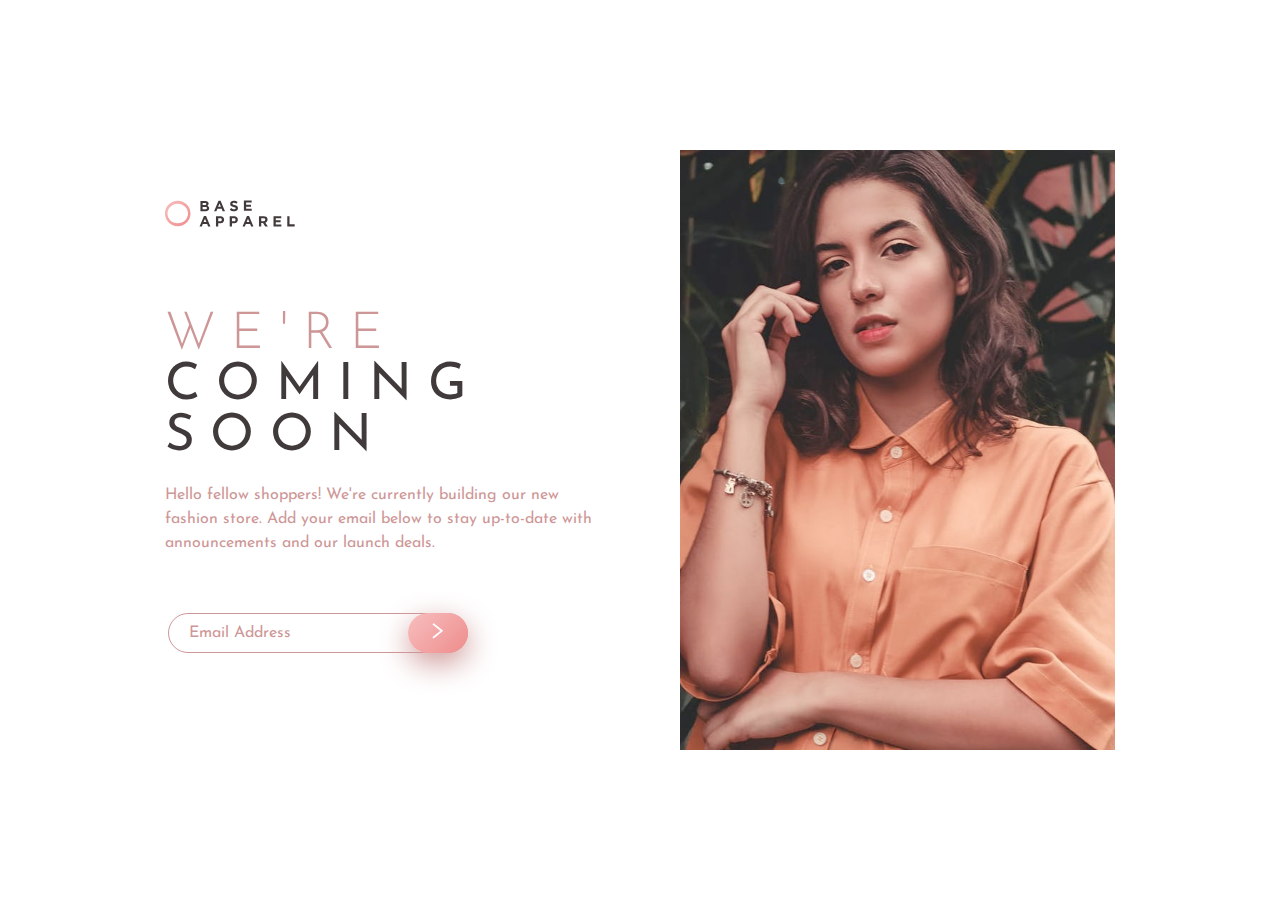
<file: index.html>
<!DOCTYPE html>
<html lang="en">
  <head>
    <meta charset="UTF-8" />
    <!-- Displays site properly based on user's device -->
    <meta name="viewport" content="width=device-width, initial-scale=1.0" />
    <!-- Josefin Font import from Google Fonts -->
    <link rel="preconnect" href="https://fonts.googleapis.com" />
    <link rel="preconnect" href="https://fonts.gstatic.com" crossorigin />
    <link
      href="https://fonts.googleapis.com/css2?family=Josefin+Sans:wght@300;400;600&display=swap"
      rel="stylesheet"
    />
    <script src="script.js" defer></script>
    <link rel="stylesheet" href="style.css" type="text/css" />
    <link
      rel="icon"
      type="image/png"
      sizes="32x32"
      href="./images/favicon-32x32.png"
    />

    <title>Frontend Mentor | Base Apparel coming soon page</title>
  </head>
  <body>
    <!-- Main Wrapper -->
    <div class="wrapper">
      <!-- Logo -->
      <img class="logo" src="images/logo.svg" alt="BASE APPAREL logo" />
      <!-- Hero -->
      <div class="hero">
        <picture>
          <source media="(max-width: 599px)" srcset="images/hero-mobile.jpg" />
          <source
            media="(min-width: 1000px)"
            srcset="images/hero-desktop.jpg"
          />
          <img
            src="images/hero-mobile.jpg"
            class="hero-image"
            alt="A pretty cute creature!"
          />
        </picture>
      </div>
      <!-- Content Wrapper -->
      <div class="content-wrapper">
        <div class="header">We're <span>coming soon </span></div>
        <div class="content">
          Hello fellow shoppers! We're currently building our new fashion store.
          Add your email below to stay up-to-date with announcements and our
          launch deals.
        </div>
      </div>
      <!-- Email Input -->
      <div class="email">
        <form action="#" method="POST">
          <input
            name="email"
            type="email"
            id="email-address"
            placeholder="Email Address"
            required
          />
          <button type="submit" class="submit-btn">
            <img
              src="images/icon-arrow.svg"
              alt="Greather than sign style button"
            />
          </button>
          <img
            src="images/icon-error.svg"
            class="exclamation-mark hidden"
            alt="Exclamation mark"
          />
          <div class="error-message hidden">please provide a valid email</div>
        </form>
      </div>
    </div>
  </body>
</html>
</file>
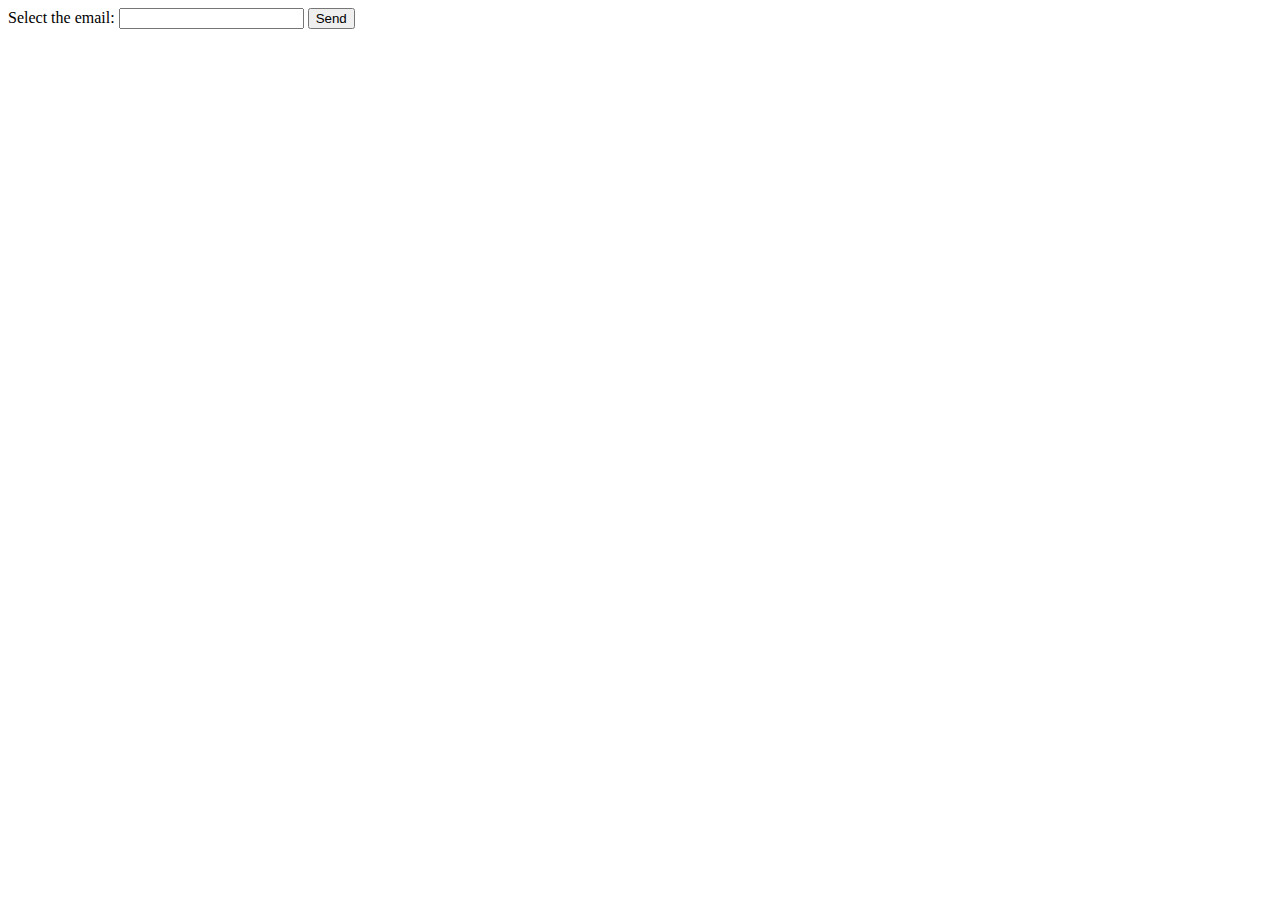
<file: form.html>
<!DOCTYPE html>
<html lang="en">
  <head>
    <meta charset="UTF-8" />
    <meta http-equiv="X-UA-Compatible" content="IE=edge" />
    <meta name="viewport" content="width=device-width, initial-scale=1.0" />
    <title>Multiple email</title>
  </head>
  <body>
    <form action="form.html" method="GET">
      <label for="emails">Select the email:</label>
      <input
        type="email"
        name="emails"
        id="emails"
        required
        multiple
        list="emails-addresses"
      />
      <datalist id="emails-addresses">
        <option value="john@gmail.com">John</option>
        <option value="carlos@gmail.com">Carlos</option>
        <option value="veronica@gmail.com">Veronica/option></option>
        <option value="profira@gmail.com">Profira</option>
      </datalist>
      <button type="submit">Send</button>
    </form>
  </body>
</html>
</file>
<file: style.css>
/* -------------------------------- Variables */
:root {
  /* Primary */
  --desaturated-red: hsl(0, 36%, 70%);
  --soft-red: hsl(0, 93%, 68%);
  /* Neutral */
  --dark-grayish-red: hsl(0, 6%, 24%);
  /* Gradients */
  --first-linear-gradient: linear-gradient(
    135deg,
    hsl(0, 100%, 90%),
    hsl(0, 100%, 78%)
  );
  --second-linear-gradient: linear-gradient(
    135deg,
    hsl(0, 80%, 86%),
    hsl(0, 74%, 74%)
  );
}
/* -----------------------------  General Styles */
*,
*::before,
*::after {
  font-family: "Josefin Sans", sans-serif;
  font-size: 16px;
  color: var(--desaturated-red);
  box-sizing: border-box;
  margin: 0;
  padding: 0;
}
/* Body */
body {
  display: flex;
  justify-content: center;
  align-items: center;
  height: 100vh;
}
/* Input */
input[type="email"] {
  border: none;
  border: 1px solid var(--desaturated-red);
  border-radius: 20px;
  width: 100%;
  height: 35px;
  padding-left: 20px;
  padding-right: 110px;
  font-size: 1em;
  position: relative;
  outline: none;
}
input[type="email"]::placeholder {
  color: var(--desaturated-red);
}
/* Button */
button {
  border: none;
  border-radius: 20px;
  background: var(--second-linear-gradient);
  box-shadow: 0 10px 30px var(--desaturated-red);
  position: absolute;
  top: 3px;
  right: 3px;
  height: 35px;
  width: 45px;
}
button:hover {
  cursor: pointer;
  background: var(--first-linear-gradient);
  box-shadow: 0px 10px 30px var(--desaturated-red);
  width: 55px;
  transition: width 0.2s ease;
}

/* Links */
a {
  margin: 0 auto;
}
/* ----------------------------- Specific Styles  */
/* Main Wrapper */
.wrapper {
  display: flex;
  flex-direction: column;
  max-width: 375px;
  min-width: 350px;
  height: 100%;
}
/* Logo Section*/
.logo {
  grid-area: logo;
  width: 100px;
  margin: 20px;
}
/* Hero Image Section*/
.hero {
  grid-area: hero;
}
.hero-image {
  width: 100%;
}
/* Content Section*/
.content-wrapper {
  grid-area: content-wrapper;
  text-align: center;
  margin-top: 20px;
}
.header {
  font-size: 2.5em;
  font-weight: 300;
  text-transform: uppercase;
  margin: 10px 80px;
}
.header span {
  color: var(--dark-grayish-red);
  font-weight: 400;
  font-size: 1em;
  font-weight: 400;
}
.content {
  font-size: 1em;
  line-height: 20px;
  margin: 0px 10px;
}
/* Email Input */
.email {
  grid-area: email;
  position: relative;
  margin: 20px 30px;
  padding: 3px;
}
/* Submit button */
.submit-btn > img {
  width: 20%;
  height: 40%;
}
/* Error Message Bubble */
.error-message {
  font-size: 0.9em;
  color: var(--soft-red);
  margin-top: 5px;
  padding-left: 10px;
  width: 100%;
  height: 15px;
}
/* Exclamation Mark Error Image */
.exclamation-mark {
  width: 27px;
  height: 27px;
  position: absolute;
  top: 7px;
  right: 70px;
}

/* Hide the error input state */
.hidden {
  display: none;
}
/*-------------------------------------------------------------------------*/
/*-------------------------------------------------------------------------*/
/* -------------- Media queries for minimum 1000px wide screens ------------*/
/*-------------------------------------------------------------------------*/
/*-------------------------------------------------------------------------*/
@media (min-width: 1000px) {
  /*  ----------------------- General styles */
  input[type="email"] {
    height: 40px;
    width: 300px;
    box-shadow: unset;
  }
  /* Button */
  button {
    border: none;
    border-radius: 20px;
    background: var(--second-linear-gradient);
    box-shadow: 0 10px 30px var(--desaturated-red);
    position: absolute;
    top: 3px;
    right: 3px;
    height: 40px;
    width: 60px;
  }
  button:hover {
    cursor: pointer;
    background: var(--first-linear-gradient);
    box-shadow: 0 10px 30px var(--desaturated-red);
    width: 75px;
    transition: width 0.2s ease;
  }
  /* Reseting all properties of respective class to unset */
  .wrapper,
  .content-wrapper,
  .hero-image {
    all: unset;
  }
  /* ------------------------- Specific Styles */
  /* Wrapper */
  .wrapper {
    all: unset;
    display: grid;
    grid-template: 1fr 2fr 1fr / 1fr 1fr;
    grid-template-areas:
      "logo hero"
      "content-wrapper hero"
      "email hero";
    column-gap: 80px;
    width: 80%;
    max-width: 950px;
    min-height: 600px;
    max-height: 625px;
  }
  /* Logo Section */
  .logo {
    width: 130px;
    margin: 50px 0 0 0;
  }
  /* Content Section */
  .content-wrapper {
    height: min-content;
  }
  .header {
    font-size: 3.2em;
    letter-spacing: 0.3em;
    margin: 10px 60px 0 0;
  }
  .content {
    margin: 20px 0 0 0;
    line-height: 1.5em;
  }
  /* Email Input */
  .email {
    margin: 10px 50px 0 0;
    width: min-content;
    height: max-content;
  }
  /* Submit button */
  .submit-btn > img {
    width: 20%;
    height: 40%;
  }
  /* Error Message Bubble */
  .error-message {
    font-size: 1em;
    color: var(--soft-red);
    margin-top: 5px;
    padding-left: 10px;
    width: 100%;
    height: 15px;
  }
  /* Exclamation Mark Error Image */
  .exclamation-mark {
    top: 10px;
    right: 81px;
  }
  /* Hero Image */
  .hero {
    position: relative;
    height: 100%;
  }
  .hero-image {
    height: 100%;
    width: 100%;
  }
}
</file>
